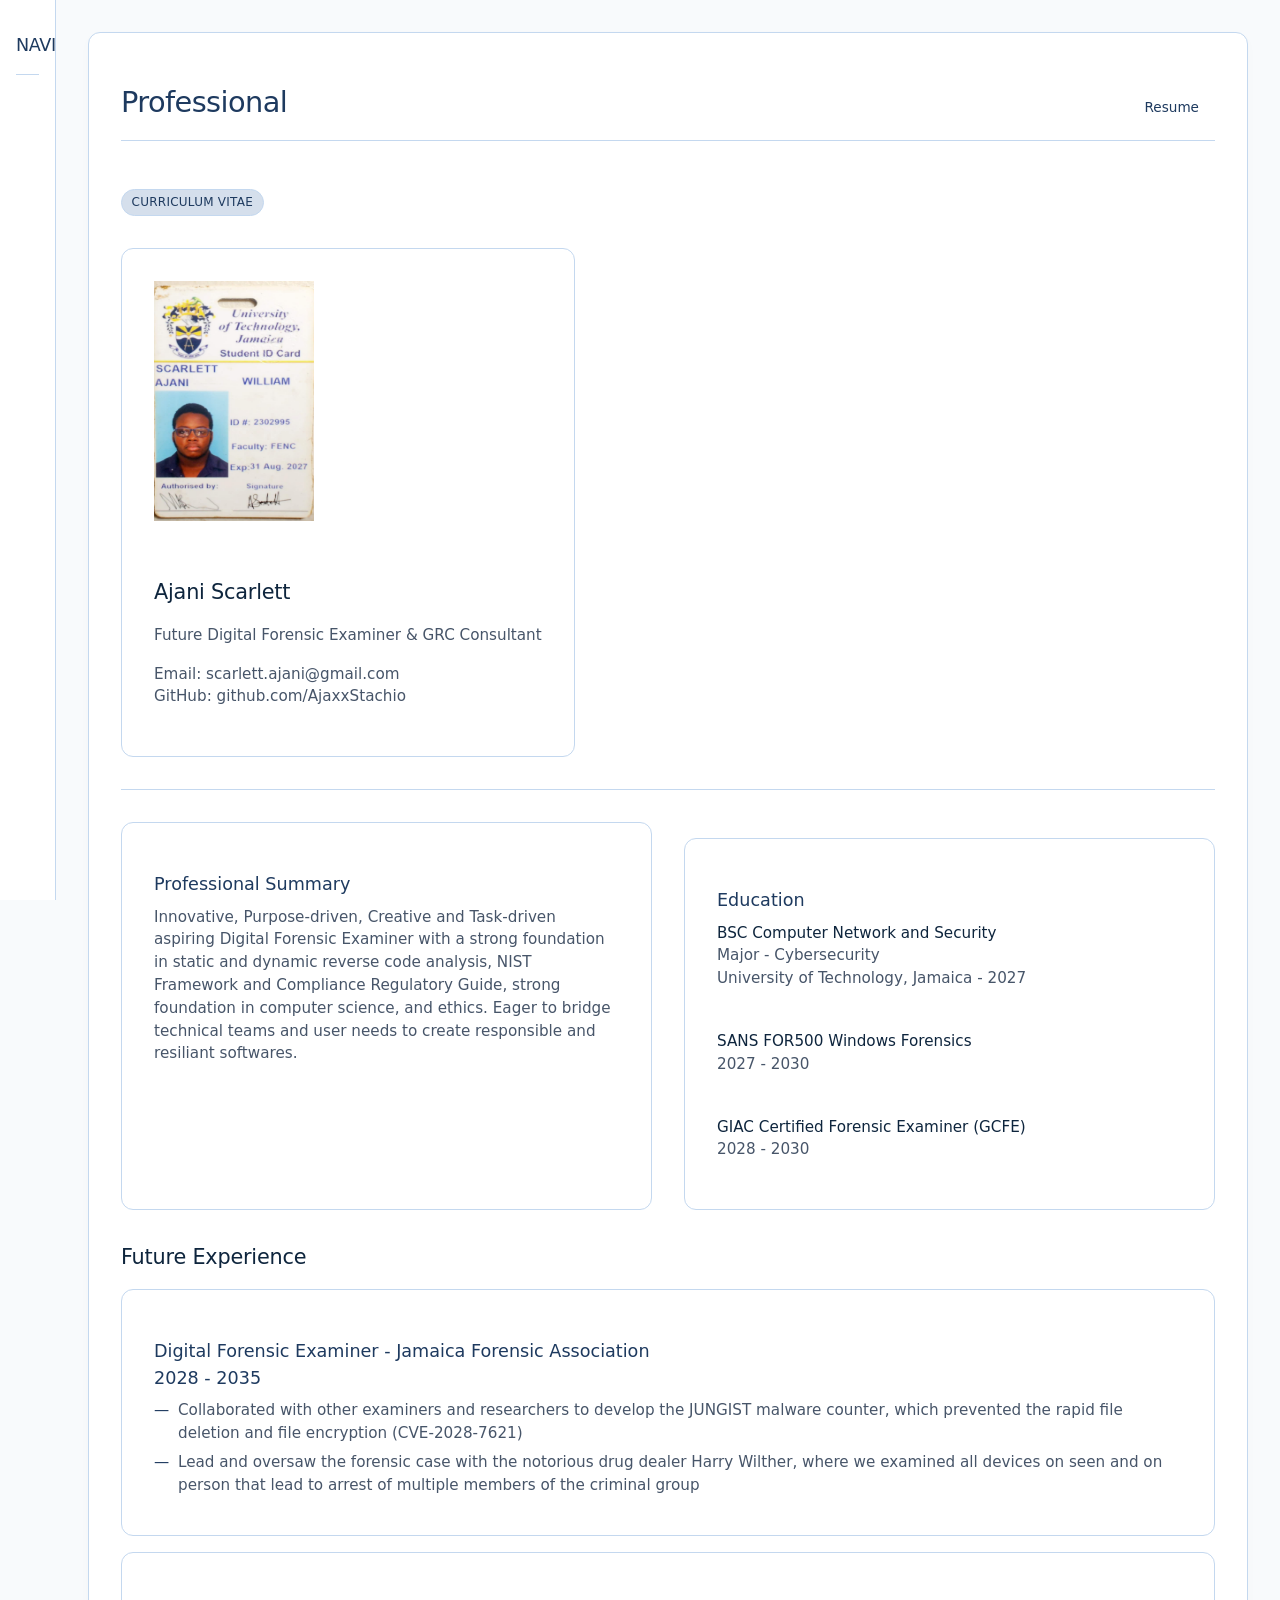
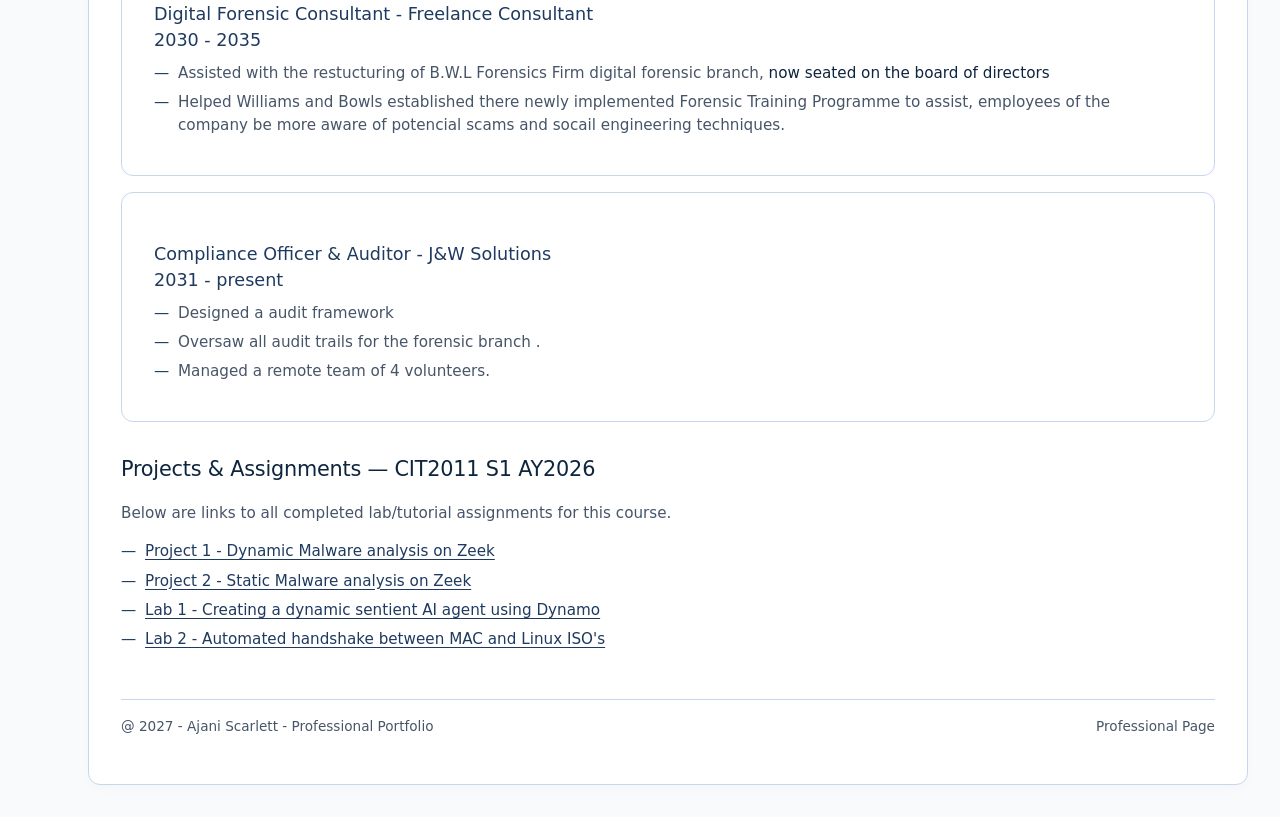
<file: index.html>
<!DOCTYPE html>
<html lang="en">
<head>
  <meta charset="UTF-8">
  <meta name="viewport" content="width=device-width, initial-scale=1.0">
  <title>Individual Assignment 1</title>
  <link rel="stylesheet" href="Style.css">
</head>
<body>
  <div class="layout">
    
    <aside class="sidebar">
      <div class="sidebar-brand">NAVIGATOR</div>
      <nav class="sidebar-nav">
        <a href="index.html" class="active">Professional</a>
        <a href="Personal-demo.html">Personality</a>
        <div class="navigator">
          <a href="#">Personal Development</a>
          <ul class="main-dropdown">
            <li class="drop-child">
              <a href="#">Reflections</a>
              <ul class="sub-dropdown">
                <li><a href="5-Laws-of-Gold.html">Five Laws of Gold</a></li>
                <li><a href="7-Cures.html">Seven Cures</a></li>
              </ul>
            </li>
          </ul>
        </div>
      </nav>
      <div class="sidebar-footer">@ 2027 - A.W.S</div>
    </aside>
    <main class="main">
      <article class="page">
        <header id="main-header">
          <h1>Professional</h1>
          <div class="meta"><span>Resume</span></div>
        </header>

        <span class="accent-badge">Curriculum Vitae</span>
        <section class="profile-head">
         
          <div class="card">
            <div class="id-pic">
              <img src="ID.jpeg" alt="School ID">
            </div><br>
            <span>
            <h2>Ajani Scarlett</h2>
            <p>Future Digital Forensic Examiner & GRC Consultant</p>
            <p>Email: scarlett.ajani@gmail.com <br> GitHub: github.com/AjaxxStachio</p>
          </span>
          </div>
          
        </section>
        
        <div class="grid">
          <div class="card">
            <h3>Professional Summary</h3>
            <p>Innovative, Purpose-driven, Creative and Task-driven aspiring Digital Forensic Examiner with a strong foundation in static and dynamic reverse code analysis, NIST Framework and Compliance Regulatory Guide, strong foundation in computer science, and ethics. Eager to bridge technical teams and user needs to create responsible and resiliant softwares.</p>
          </div>
          <div class="card">
            <h3>Education</h3>
                <p><strong>BSC Computer Network and Security</strong><br>Major - Cybersecurity <br>University of Technology, Jamaica - 2027</p><br>
                <p><strong>SANS FOR500 Windows Forensics</strong><br>2027 - 2030</p><br>
                <p><strong>GIAC Certified Forensic Examiner (GCFE)</strong><br>2028 - 2030</p>
          </div>
        </div>

        <h2>Future Experience</h2>
        <div class="card">
          <h3>Digital Forensic Examiner - Jamaica Forensic Association <br>2028 - 2035</h3>
              <ul>
                  <li>Collaborated with other examiners and researchers to develop the JUNGIST malware counter, which prevented the rapid file deletion and file encryption (CVE-2028-7621)</li>
                  <li>Lead and oversaw the forensic case with the notorious drug dealer Harry Wilther, where we examined all devices on seen and on person that lead to arrest of multiple members of the criminal group</li>
              </ul>
        </div>
        <div class="card">
          <h3>Digital Forensic Consultant - Freelance Consultant<br>2030 - 2035</h3>
                <ul>
                    <li>Assisted with the restucturing of B.W.L Forensics Firm digital forensic branch, <strong>now seated on the board of directors</strong> </li>
                    <li>Helped Williams and Bowls established there newly implemented Forensic Training Programme to assist, employees of the company be more aware of potencial scams and socail engineering techniques. </li>
                </ul>
        </div>
        <div class="card">
          <h3>Compliance Officer & Auditor - J&W Solutions<br> 2031 - present</h3>
          <ul>
            <li>Designed a audit framework</li>
            <li>Oversaw all audit trails for the forensic branch .</li>
            <li>Managed a remote team of 4 volunteers.</li>
          </ul>
        </div>

        <h2>Projects & Assignments — CIT2011 S1 AY2026</h2>
        <p>Below are links to all completed lab/tutorial assignments for this course.</p>
        <ul>
            <li><a href="#" target="_blank">Project 1 - Dynamic Malware analysis on Zeek</a></li> 
            <li><a href="#" target="_blank">Project 2 - Static Malware analysis on Zeek</a></li> 
            <li><a href="#" target="_blank">Lab 1 - Creating a dynamic sentient AI agent using Dynamo</a></li>
            <li><a href="#" target="_blank">Lab 2 - Automated handshake between MAC and Linux ISO's</a></li>
        </ul>

        <footer class="page-footer">
          <span>@ 2027 - Ajani Scarlett - Professional Portfolio</span>
          <span>Professional Page</span>
        </footer>
      </article>
    </main>
  </div>
</body>
</html>
</file>
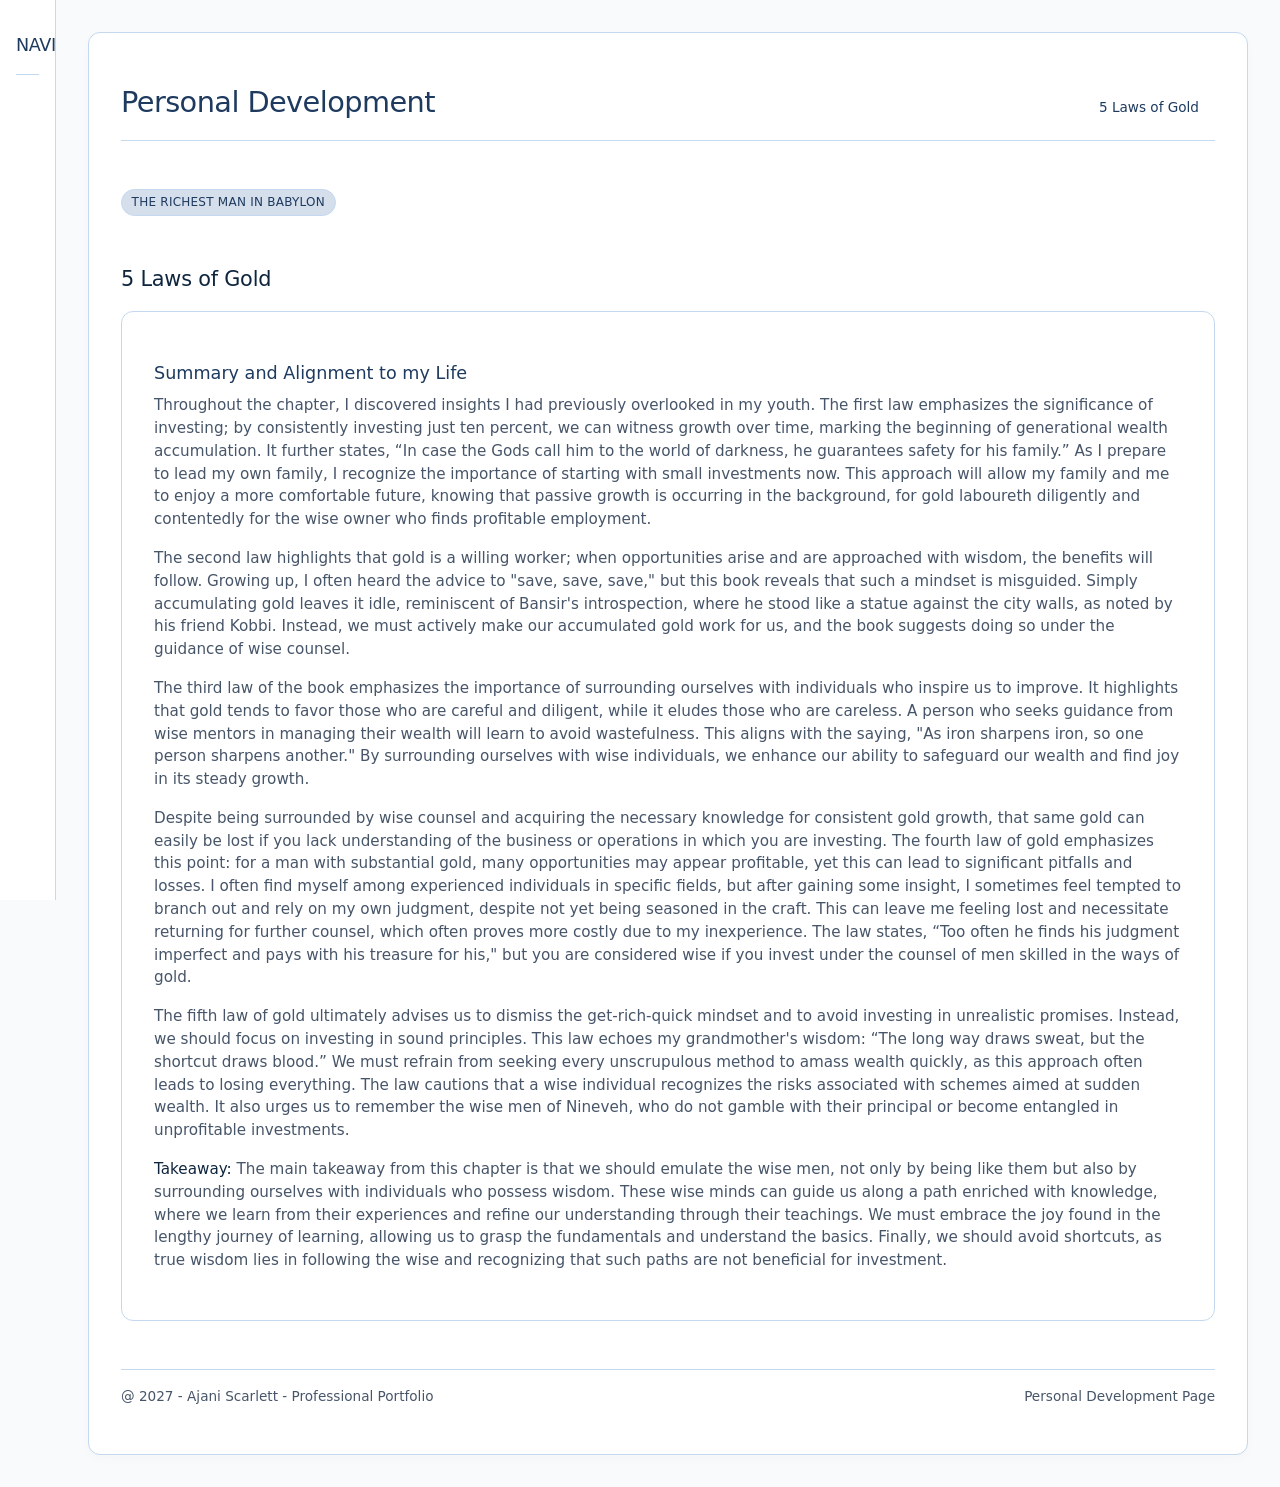
<file: 5-Laws-of-Gold.html>
<!DOCTYPE html>
<html lang="en">
<head>
  <meta charset="UTF-8">
  <meta name="viewport" content="width=device-width, initial-scale=1.0">
  <title>Individual Assignment 1</title>
  <link rel="stylesheet" href="Style.css">
</head>
<body>
  <div class="layout">

    <aside class="sidebar">
      <div class="sidebar-brand">NAVIGATOR</div>
      <nav class="sidebar-nav">
        <a href="index.html">Professional</a>
        <a href="Personal-demo.html">Personality</a>
        <div class="navigator">
          <a href="#" class="active">Personal Development</a>
          <ul class="main-dropdown">
            <li class="drop-child">
              <a href="#">Reflections</a>
              <ul class="sub-dropdown">
                <li><a href="5-Laws-of-Gold.html">Five Laws of Gold</a></li>
                <li><a href="7-Cures.html">Seven Cures</a></li>
              </ul>
            </li>
          </ul>
        </div>
      </nav>
      <div class="sidebar-footer">@ 2027 - A.W.S</div>
    </aside>

    <main class="main">
      <article class="page">
        <header id="main-header">
          <h1>Personal Development</h1>
          <div class="meta"><span>5 Laws of Gold</span></div>
        </header>

        <span class="accent-badge">The Richest man in Babylon</span>

        <h2>5 Laws of Gold</h2>
        <div class="card">
          <h3>Summary and Alignment to my Life</h3>
          <p><strong></strong>Throughout the chapter, I discovered insights I had previously overlooked in my youth. The first law emphasizes the significance of investing; by consistently investing just ten percent, we can witness growth over time, marking the beginning of generational wealth accumulation. It further states, “In case the Gods call him to the world of darkness, he guarantees safety for his family.” As I prepare to lead my own family, I recognize the importance of starting with small investments now. This approach will allow my family and me to enjoy a more comfortable future, knowing that passive growth is occurring in the background, for gold laboureth diligently and contentedly for the wise owner who finds profitable employment.</p>
          <p><strong></strong>The second law highlights that gold is a willing worker; when opportunities arise and are approached with wisdom, the benefits will follow. Growing up, I often heard the advice to "save, save, save," but this book reveals that such a mindset is misguided. Simply accumulating gold leaves it idle, reminiscent of Bansir's introspection, where he stood like a statue against the city walls, as noted by his friend Kobbi. Instead, we must actively make our accumulated gold work for us, and the book suggests doing so under the guidance of wise counsel.</p>
          <p><strong></strong>The third law of the book emphasizes the importance of surrounding ourselves with individuals who inspire us to improve. It highlights that gold tends to favor those who are careful and diligent, while it eludes those who are careless. A person who seeks guidance from wise mentors in managing their wealth will learn to avoid wastefulness. This aligns with the saying, "As iron sharpens iron, so one person sharpens another." By surrounding ourselves with wise individuals, we enhance our ability to safeguard our wealth and find joy in its steady growth.</p>
          <p><strong></strong>Despite being surrounded by wise counsel and acquiring the necessary knowledge for consistent gold growth, that same gold can easily be lost if you lack understanding of the business or operations in which you are investing. The fourth law of gold emphasizes this point: for a man with substantial gold, many opportunities may appear profitable, yet this can lead to significant pitfalls and losses. I often find myself among experienced individuals in specific fields, but after gaining some insight, I sometimes feel tempted to branch out and rely on my own judgment, despite not yet being seasoned in the craft. This can leave me feeling lost and necessitate returning for further counsel, which often proves more costly due to my inexperience. The law states, “Too often he finds his judgment imperfect and pays with his treasure for his," but you are considered wise if you invest under the counsel of men skilled in the ways of gold.</p>
          <p><strong></strong>The fifth law of gold ultimately advises us to dismiss the get-rich-quick mindset and to avoid investing in unrealistic promises. Instead, we should focus on investing in sound principles. This law echoes my grandmother's wisdom: “The long way draws sweat, but the shortcut draws blood.” We must refrain from seeking every unscrupulous method to amass wealth quickly, as this approach often leads to losing everything. The law cautions that a wise individual recognizes the risks associated with schemes aimed at sudden wealth. It also urges us to remember the wise men of Nineveh, who do not gamble with their principal or become entangled in unprofitable investments.</p>
          <p><strong>Takeaway:</strong> The main takeaway from this chapter is that we should emulate the wise men, not only by being like them but also by surrounding ourselves with individuals who possess wisdom. These wise minds can guide us along a path enriched with knowledge, where we learn from their experiences and refine our understanding through their teachings. We must embrace the joy found in the lengthy journey of learning, allowing us to grasp the fundamentals and understand the basics. Finally, we should avoid shortcuts, as true wisdom lies in following the wise and recognizing that such paths are not beneficial for investment.</p>
        </div>

        <footer class="page-footer">
          <span>@ 2027 - Ajani Scarlett - Professional Portfolio</span>
          <span>Personal Development Page</span>
        </footer>
      </article>
    </main>
  </div>
</body>
</html>
</file>
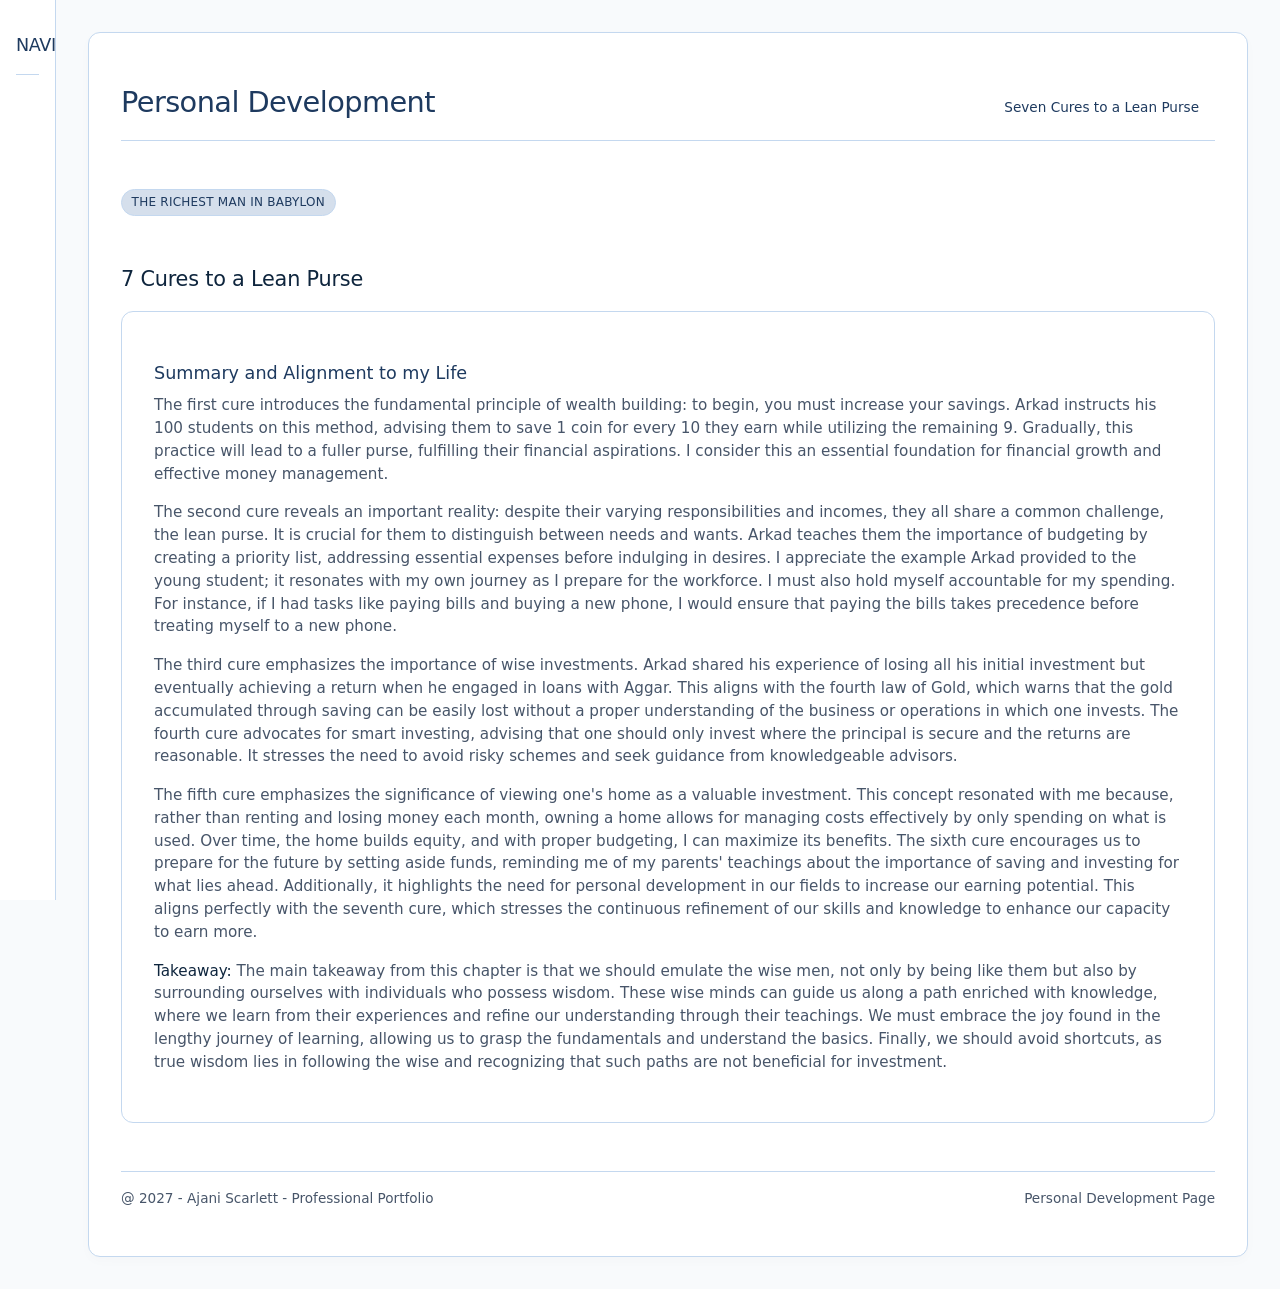
<file: 7-Cures.html>
<!DOCTYPE html>
<html lang="en">
<head>
  <meta charset="UTF-8">
  <meta name="viewport" content="width=device-width, initial-scale=1.0">
  <title>Individual Assignment 1</title>
  <link rel="stylesheet" href="Style.css">
</head>
<body>
  <div class="layout">

    <aside class="sidebar">
      <div class="sidebar-brand">NAVIGATOR</div>
      <nav class="sidebar-nav">
        <a href="index.html">Professional</a>
        <a href="Personal-demo.html">Personality</a>
        <div class="navigator">
          <a href="#" class="active">Personal Development</a>
          <ul class="main-dropdown">
            <li class="drop-child">
              <a href="#">Reflections</a>
              <ul class="sub-dropdown">
                <li><a href="5-Laws-of-Gold.html">Five Laws of Gold</a></li>
                <li><a href="7-Cures.html">Seven Cures</a></li>
              </ul>
            </li>
          </ul>
        </div>
      </nav>
      <div class="sidebar-footer">@ 2027 - A.W.S</div>
    </aside>

    <main class="main">
      <article class="page">
        <header id="main-header">
          <h1>Personal Development</h1>
          <div class="meta"><span>Seven Cures to a Lean Purse</span></div>
        </header>

        <span class="accent-badge">The Richest man in Babylon</span>

        <h2>7 Cures to a Lean Purse</h2>
        <div class="card">
          <h3>Summary and Alignment to my Life</h3>
          <p>The first cure introduces the fundamental principle of wealth building: to begin, you must increase your savings. Arkad instructs his 100 students on this method, advising them to save 1 coin for every 10 they earn while utilizing the remaining 9. Gradually, this practice will lead to a fuller purse, fulfilling their financial aspirations. I consider this an essential foundation for financial growth and effective money management.</p>
          <p>The second cure reveals an important reality: despite their varying responsibilities and incomes, they all share a common challenge, the lean purse. It is crucial for them to distinguish between needs and wants. Arkad teaches them the importance of budgeting by creating a priority list, addressing essential expenses before indulging in desires. I appreciate the example Arkad provided to the young student; it resonates with my own journey as I prepare for the workforce. I must also hold myself accountable for my spending. For instance, if I had tasks like paying bills and buying a new phone, I would ensure that paying the bills takes precedence before treating myself to a new phone.</p>
          <p>The third cure emphasizes the importance of wise investments. Arkad shared his experience of losing all his initial investment but eventually achieving a return when he engaged in loans with Aggar. This aligns with the fourth law of Gold, which warns that the gold accumulated through saving can be easily lost without a proper understanding of the business or operations in which one invests. The fourth cure advocates for smart investing, advising that one should only invest where the principal is secure and the returns are reasonable. It stresses the need to avoid risky schemes and seek guidance from knowledgeable advisors.</p>
          <p>The fifth cure emphasizes the significance of viewing one's home as a valuable investment. This concept resonated with me because, rather than renting and losing money each month, owning a home allows for managing costs effectively by only spending on what is used. Over time, the home builds equity, and with proper budgeting, I can maximize its benefits. The sixth cure encourages us to prepare for the future by setting aside funds, reminding me of my parents' teachings about the importance of saving and investing for what lies ahead. Additionally, it highlights the need for personal development in our fields to increase our earning potential. This aligns perfectly with the seventh cure, which stresses the continuous refinement of our skills and knowledge to enhance our capacity to earn more.</p>
          <p><strong>Takeaway:</strong> The main takeaway from this chapter is that we should emulate the wise men, not only by being like them but also by surrounding ourselves with individuals who possess wisdom. These wise minds can guide us along a path enriched with knowledge, where we learn from their experiences and refine our understanding through their teachings. We must embrace the joy found in the lengthy journey of learning, allowing us to grasp the fundamentals and understand the basics. Finally, we should avoid shortcuts, as true wisdom lies in following the wise and recognizing that such paths are not beneficial for investment.</p>
        </div>

        <footer class="page-footer">
          <span>@ 2027 - Ajani Scarlett - Professional Portfolio</span>
          <span>Personal Development Page</span>
        </footer>
      </article>
    </main>
  </div>
</body>
</html>
</file>
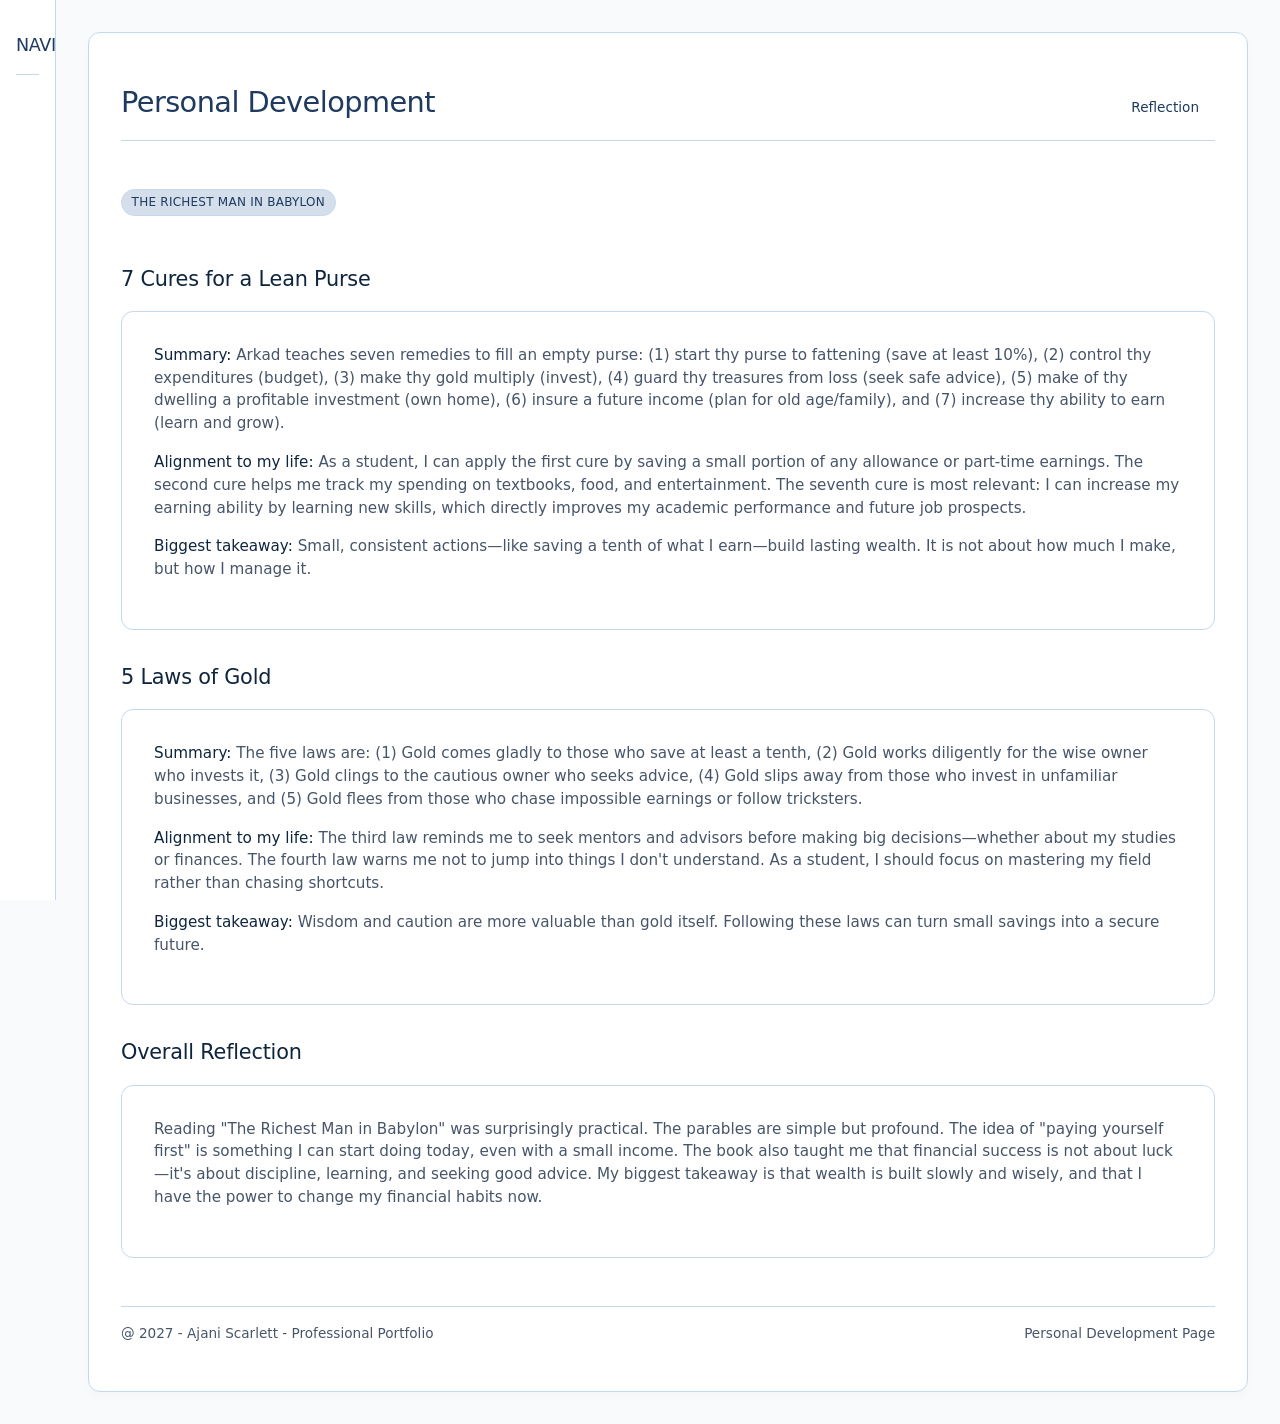
<file: develop.html>
<!DOCTYPE html>
<html lang="en">
<head>
  <meta charset="UTF-8">
  <meta name="viewport" content="width=device-width, initial-scale=1.0">
  <title>Individual Assignment 1</title>
  <link rel="stylesheet" href="Style.css">
</head>
<body>
  <div class="layout">

    <aside class="sidebar">
      <div class="sidebar-brand">NAVIGATOR</div>
      <nav class="sidebar-nav">
        <a href="index.html">Professional</a>
        <a href="Personal-demo.html">Personality</a>
        <div class="navigator">
          <a href="#" class="active">Personal Development</a>
          <ul class="main-dropdown">
            <li class="drop-child">
              <a href="#">Reflections</a>
              <ul class="sub-dropdown">
                <li><a href="5-Laws-of-Gold.html">Five Laws of Gold</a></li>
                <li><a href="7-Cures.html">Seven Cures</a></li>
              </ul>
            </li>
          </ul>
        </div>
      </nav>
      <div class="sidebar-footer">@ 2027 - A.W.S</div>
    </aside>
    <main class="main">
      <article class="page">
        <header id="main-header">
          <h1>Personal Development</h1>
          <div class="meta"><span>Reflection</span></div>
        </header>

        <span class="accent-badge">the richest man in babylon</span>

        <h2>7 Cures for a Lean Purse</h2>
        <div class="card">
          <p><strong>Summary:</strong> Arkad teaches seven remedies to fill an empty purse: (1) start thy purse to fattening (save at least 10%), (2) control thy expenditures (budget), (3) make thy gold multiply (invest), (4) guard thy treasures from loss (seek safe advice), (5) make of thy dwelling a profitable investment (own home), (6) insure a future income (plan for old age/family), and (7) increase thy ability to earn (learn and grow).</p>
          <p><strong>Alignment to my life:</strong> As a student, I can apply the first cure by saving a small portion of any allowance or part-time earnings. The second cure helps me track my spending on textbooks, food, and entertainment. The seventh cure is most relevant: I can increase my earning ability by learning new skills, which directly improves my academic performance and future job prospects.</p>
          <p><strong>Biggest takeaway:</strong> Small, consistent actions—like saving a tenth of what I earn—build lasting wealth. It is not about how much I make, but how I manage it.</p>
        </div>

        <h2>5 Laws of Gold</h2>
        <div class="card">
          <p><strong>Summary:</strong> The five laws are: (1) Gold comes gladly to those who save at least a tenth, (2) Gold works diligently for the wise owner who invests it, (3) Gold clings to the cautious owner who seeks advice, (4) Gold slips away from those who invest in unfamiliar businesses, and (5) Gold flees from those who chase impossible earnings or follow tricksters.</p>
          <p><strong>Alignment to my life:</strong> The third law reminds me to seek mentors and advisors before making big decisions—whether about my studies or finances. The fourth law warns me not to jump into things I don't understand. As a student, I should focus on mastering my field rather than chasing shortcuts.</p>
          <p><strong>Biggest takeaway:</strong> Wisdom and caution are more valuable than gold itself. Following these laws can turn small savings into a secure future.</p>
        </div>

        <h2>Overall Reflection</h2>
        <div class="card">
          <p>Reading "The Richest Man in Babylon" was surprisingly practical. The parables are simple but profound. The idea of "paying yourself first" is something I can start doing today, even with a small income. The book also taught me that financial success is not about luck—it's about discipline, learning, and seeking good advice. My biggest takeaway is that wealth is built slowly and wisely, and that I have the power to change my financial habits now.</p>
        </div>

        <footer class="page-footer">
          <span>@ 2027 - Ajani Scarlett - Professional Portfolio</span>
          <span>Personal Development Page</span>
        </footer>
      </article>
    </main>
  </div>
</body>
</html>
</file>
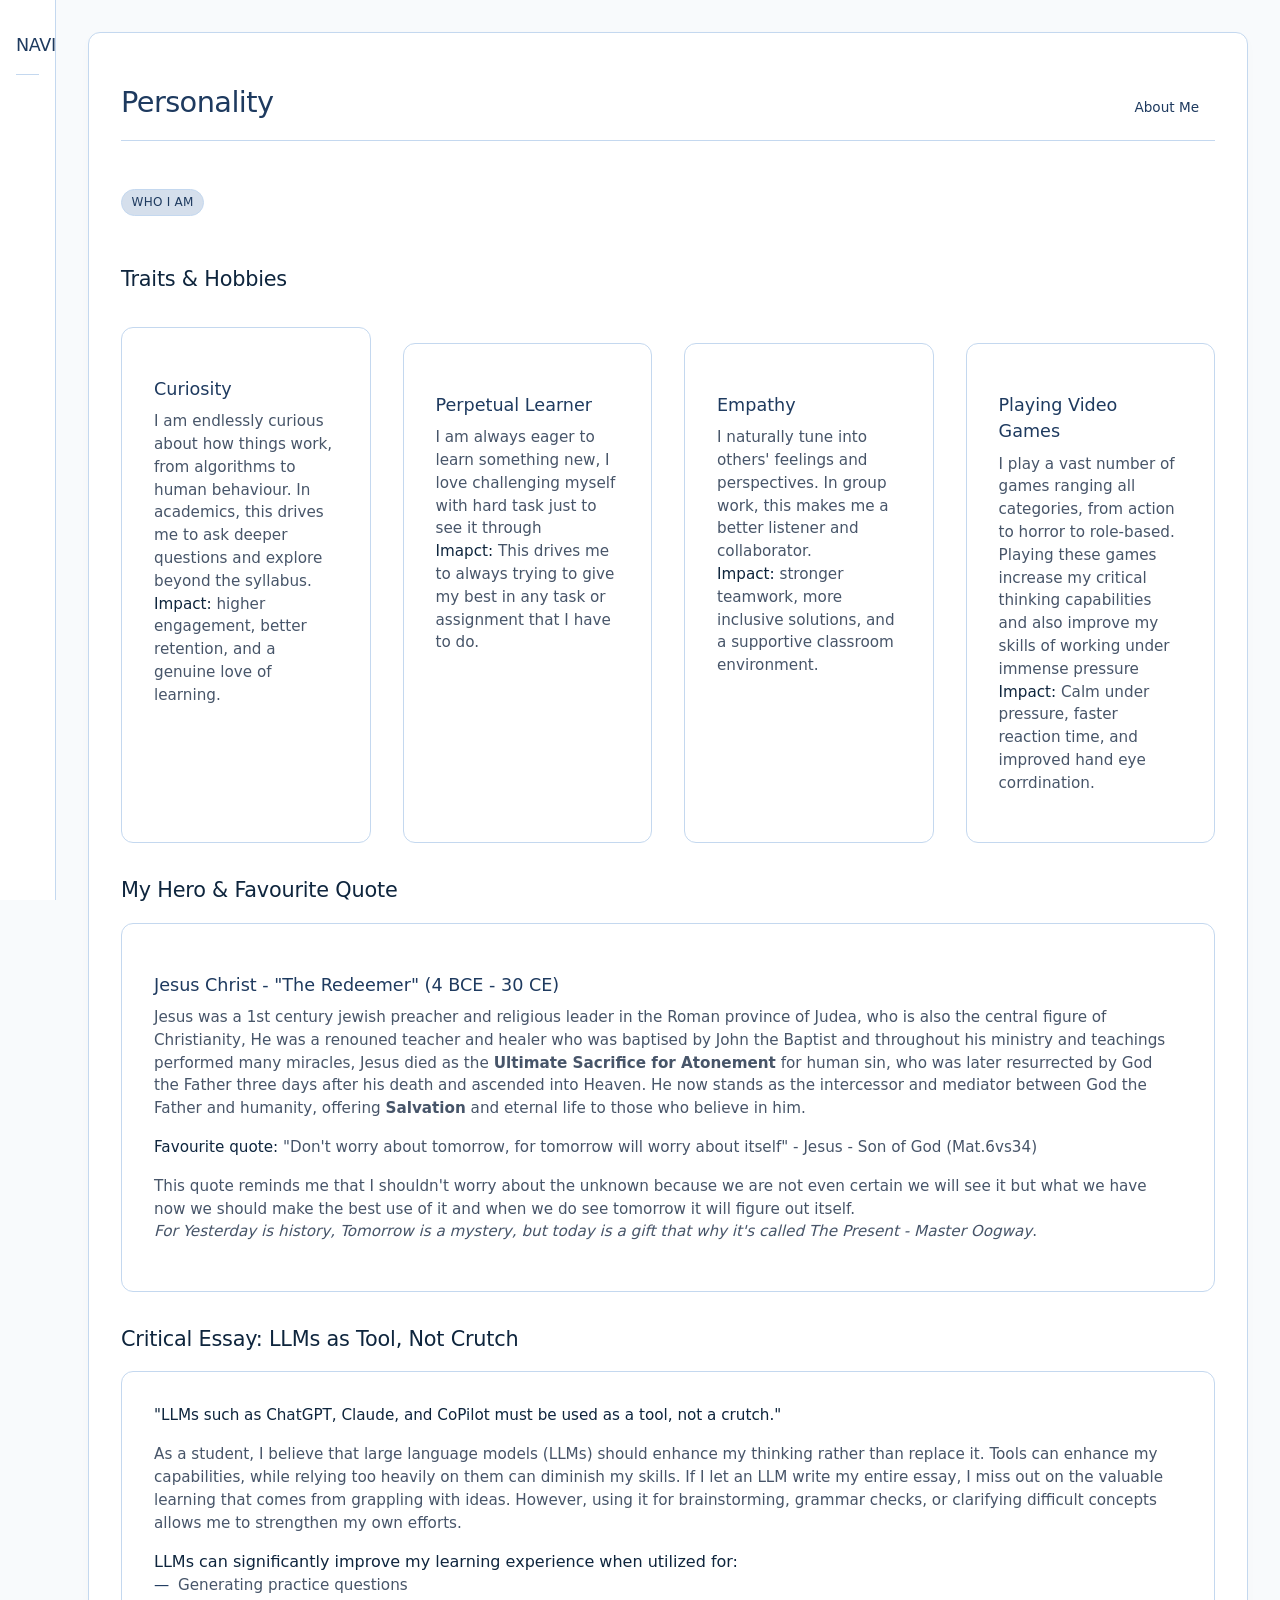
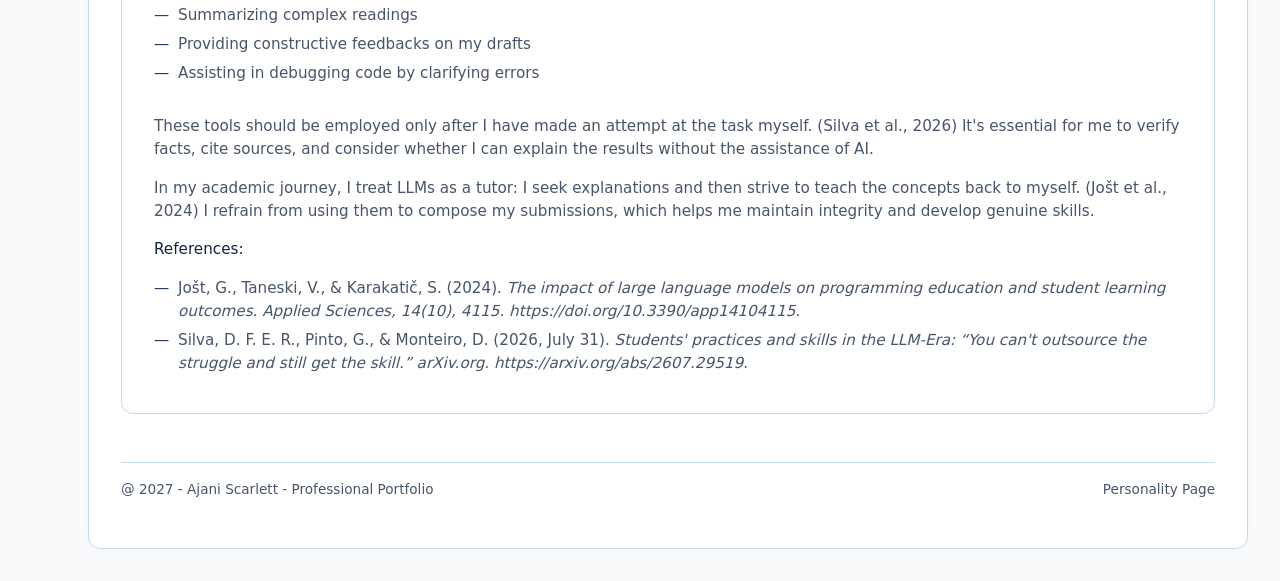
<file: Personal-demo.html>
<!DOCTYPE html>
<html lang="en">
<head>
  <meta charset="UTF-8">
  <meta name="viewport" content="width=device-width, initial-scale=1.0">
  <title>Individual Assignment 1</title>
  <link rel="stylesheet" href="Style.css">
</head>
<body>
  <div class="layout">

    <aside class="sidebar">
      <div class="sidebar-brand">NAVIGATOR</div>
      <nav class="sidebar-nav">
        <a href="index.html">Professional</a>
        <a href="Personal-demo.html" class="active">Personality</a>
        <div class="navigator">
          <a href="#">Personal Development</a>
          <ul class="main-dropdown">
            <li class="drop-child">
              <a href="#">Reflections</a>
              <ul class="sub-dropdown">
                <li><a href="5-Laws-of-Gold.html">Five Laws of Gold</a></li>
                <li><a href="7-Cures.html">Seven Cures</a></li>
              </ul>
            </li>
          </ul>
        </div>
      </nav>
      <div class="sidebar-footer">@ 2027 - A.W.S</div>
    </aside>

    <main class="main">
      <article class="page">
        <header id="main-header">
          <h1>Personality</h1>
          <div class="meta"><span>About Me</span></div>
        </header>

        <span class="accent-badge">who i am</span>

        <h2>Traits & Hobbies</h2>
        <div class="grid">
          <div class="card">
            <h3>Curiosity</h3>
            <p>I am endlessly curious about how things work, from algorithms to human behaviour. In academics, this drives me to ask deeper questions and explore beyond the syllabus. <br><strong>Impact:</strong> higher engagement, better retention, and a genuine love of learning.</p>
          </div>
          <div class="card">
            <h3>Perpetual Learner</h3>
            <p>I am always eager to learn something new, I love challenging myself with hard task just to see it through <br><strong>Imapct:</strong> This drives me to always trying to give my best in any task or assignment that I have to do.</p>
          </div>
          <div class="card">
            <h3>Empathy</h3>
            <p>I naturally tune into others' feelings and perspectives. In group work, this makes me a better listener and collaborator. <br><strong>Impact:</strong> stronger teamwork, more inclusive solutions, and a supportive classroom environment.</p>
          </div>
          <div class="card">
            <h3>Playing Video Games</h3>
            <p>I play a vast number of games ranging all categories, from action to horror to role-based. Playing these games increase my critical thinking capabilities and also improve my skills of working under immense pressure <br> <strong>Impact:</strong> Calm under pressure, faster reaction time, and improved hand eye corrdination.</p>
          </div>
        </div>

        <h2>My Hero & Favourite Quote</h2>
        <div class="card">
          <h3>Jesus Christ - "The Redeemer" (4 BCE - 30 CE)</h3>
          <p>Jesus was a 1st century jewish preacher and religious leader in the Roman province of Judea, who is also the central figure of Christianity, He was a renouned teacher and healer who was baptised by John the Baptist and throughout his ministry and teachings performed many miracles, Jesus died as the <b>Ultimate Sacrifice for Atonement</b> for human sin, who was later resurrected by God the Father three days after his death and ascended into Heaven. He now stands as the intercessor and mediator between God the Father and humanity, offering <b>Salvation</b> and eternal life to those who believe in him.</p>
          <p><strong>Favourite quote:</strong> "Don't worry about tomorrow, for tomorrow will worry about itself" - Jesus - Son of God (Mat.6vs34)</p>
          <p>This quote reminds me that I shouldn't worry about the unknown because we are not even certain we will see it but what we have now we should make the best use of it and when we do see tomorrow it will figure out itself. <br><em>For Yesterday is history, Tomorrow is a mystery, but today is a gift that why it's called The Present - Master Oogway</em>.</p>
        </div>

        <h2>Critical Essay: LLMs as Tool, Not Crutch</h2>
        <div class="card">
          <p><strong>"LLMs such as ChatGPT, Claude, and CoPilot must be used as a tool, not a crutch."</strong></p>
          <p>As a student, I believe that large language models (LLMs) should enhance my thinking rather than replace it. Tools can enhance my capabilities, while relying too heavily on them can diminish my skills. If I let an LLM write my entire essay, I miss out on the valuable learning that comes from grappling with ideas. However, using it for brainstorming, grammar checks, or clarifying difficult concepts allows me to strengthen my own efforts.</p>
          <ul> LLMs can significantly improve my learning experience when utilized for:
              <li 1.>Generating practice questions</li>
              <li>Summarizing complex readings</li>
              <li>Providing constructive feedbacks on my drafts</li>
              <li>Assisting in debugging code by clarifying errors</li>
          </ul><br>
          <p>These tools should be employed only after I have made an attempt at the task myself. (Silva et al., 2026) It's essential for me to verify facts, cite sources, and consider whether I can explain the results without the assistance of AI.</p>
          <p>In my academic journey, I treat LLMs as a tutor: I seek explanations and then strive to teach the concepts back to myself. (Jošt et al., 2024) I refrain from using them to compose my submissions, which helps me maintain integrity and develop genuine skills.</p>
          <p><strong>References:</strong></p>
          <ul>
            <li>Jošt, G., Taneski, V., & Karakatič, S. (2024). <em>The impact of large language models on programming education and student learning outcomes. Applied Sciences, 14(10), 4115. https://doi.org/10.3390/app14104115.</em> </li>
            <li>Silva, D. F. E. R., Pinto, G., & Monteiro, D. (2026, July 31). <em>Students' practices and skills in the LLM-Era: “You can't outsource the struggle and still get the skill.” arXiv.org. https://arxiv.org/abs/2607.29519</em>.</li>
          </ul>
        </div>

        <footer class="page-footer">
          <span>@ 2027 - Ajani Scarlett - Professional Portfolio</span>
          <span>Personality Page</span>
        </footer>
      </article>
    </main>
  </div>
</body>
</html>
</file>
<file: Style.css>
:root {
    /* My custom list*/
  /* Colour palette */
  --bg: #f8fafc;
  --surface: #ffffff;
  --text-primary: #0e253d;
  --text-secondary: #475569;
  --accent: #1e3a5f;
  --accent-soft: #d5dfec;
  --accent-hover: #1b354d;
  --border-light: #c4d8ef;

  /* Shadows */
  --shadow-sm: 0 4px 12px rgba(0, 0, 0, 0.02);
  --shadow-md: 0 8px 20px rgba(0, 0, 0, 0.04);
  --shadow-lg: 0 16px 24px rgba(0, 0, 0, 0.12);

  /* Typography */
  --font-main: 'Inter', system-ui, -apple-system, 'Segoe UI', Roboto, Helvetica, Arial, sans-serif;
  --font-mono: 'SF Mono', 'Fira Code', ui-monospace, monospace;

  /* Sizing */
  --sidebar-width: 15rem;
  --max-width: 75rem;

  /* Spacing */
  --space-xs: 0.5rem;
  --space-sm: 1rem;
  --space-md: 2rem;
  --space-lg: 3rem;

  /* other things */
  --radius: 0.75rem;
  --radius-sm: 0.375rem;
  --radius-pill: 2.5rem;
  --ease: 0.2s ease;
  --ease-slow: 0.35s ease;
  --dd-duration: 0.3s; /*dropdown duration*/
  --sub-duration: 0.35s;/*sub-navigator duration*/
  --dd-max-h: 20rem;/* dropdown maximum height*/
  --sub-max-h: 12rem;/* sub-navigator maximum height*/
}

* {
  margin: 0;
  padding: 0;
  box-sizing: border-box;
}

html {
  font-size: 16px;
}

body {
  background-color: var(--bg);
  color: var(--text-primary);
  font-family: var(--font-main);
  font-weight: 400;
  line-height: 1.5;
  min-height: 100vh;
}


.layout {
  display: flex;
  min-height: 100vh;
}
.profile-head{
    display: flex;
    align-items: left;
    gap: var(--space-md);
    margin: var(--space-sm) 0;
    padding-bottom:var(--space-md) ;
    border-bottom: 1px solid var(--border-light);
}

.id-pic{
    flex-shrink: 0;
    width: 10rem;
    height: 15rem;
    border-radius: 5%;
}
.id-pic img{
    width: 100%;
    height: 100%;
    object-fit: fill;
}

/* sidebar*/

.sidebar {
  position: fixed;
  top: 0;
  left: 0;
  width: 3.5rem;
  height: 100vh;
  background-color: var(--surface);
  border-right: 1px solid var(--border-light);
  padding: var(--space-md) var(--space-sm);
  display: flex;
  flex-direction: column;
  gap: var(--space-md);
  overflow-y: auto;
  z-index: 100;
  transition: width 0.35s ease;
}

.sidebar:hover{
    width: var(--sidebar-width);
}

.sidebar-brand {
  font-size: 1.1rem;
  font-weight: 500;
  letter-spacing: -0.02em;
  color: var(--accent);
  padding-bottom: var(--space-sm);
  border-bottom: 1px solid var(--border-light);
  animation: pulse 10s infinite ;
}
@keyframes pulse {
    0%, 100%{
        opacity: 1;
        transform: scale(1);
        text-shadow: #0f2034;
    }
    50%{
        opacity: .7;
        transform: scale(1.05);
        text-shadow: #091725;
    }
}

.sidebar-nav {
  display: flex;
  flex-direction: column;
  gap: 0.25rem;
  opacity: 0;
  transition: opacity 0.39s ease, transform 0.3s ease;
}

.sidebar:hover .sidebar-nav{
    opacity: 1;
    pointer-events: auto;
}
.sidebar-nav a {
  display: block;
  padding: 0.6rem 0.85rem;
  color: var(--text-secondary);
  text-decoration: none;
  font-size: 0.9rem;
  font-weight: 400;
  border-radius: var(--radius-sm);
  transition: background-color 0.2s, color 0.2s;
}

.sidebar-nav a:hover {
  background-color: var(--accent-soft);
  color: var(--accent);
}

.sidebar-nav a.active {
  background-color: var(--accent);
  color: #ffffff;
  font-weight: 500;
}

.sidebar-footer {
  margin-top: auto;
  display: none;
  font-size: 0.75rem;
  color: var(--text-secondary);
  padding-top: var(--space-sm);
  border-top: 1px solid var(--border-light);
}
.sidebar:hover .sidebar-footer{
    opacity: 1;
    transform: translateX(0);
    display: block;
    white-space: nowrap;
}

.main {
  margin-left:3.5rem;
  flex: 1;
  padding: var(--space-md);
  display: flex;
  justify-content: center;
  transition: margin-left 0.32s ease;
}

.page {
  max-width: var(--max-width);
  width: 100%;
  background-color: var(--surface);
  border-radius: var(--radius);
  box-shadow: var(--shadow-sm);
  border: 1px solid var(--border-light);
  padding: var(--space-lg) var(--space-md);
}

#main-header {
  margin-bottom: var(--space-lg);
  border-bottom: 1px solid var(--border-light);
  padding-bottom: var(--space-sm);
  display: flex;
  flex-wrap: wrap;
  align-items: baseline;
  justify-content: space-between;
  gap: var(--space-sm);
}

#main-header h1 {
  font-size: 1.8rem;
  font-weight: 500;
  letter-spacing: -0.02em;
  color: var(--accent);
}

h2 {
  font-size: 1.3rem;
  font-weight: 500;
  letter-spacing: -0.01em;
  color: var(--text-primary);
  margin: var(--space-md) 0 var(--space-sm) 0;
}

h3 {
  font-size: 1.1rem;
  font-weight: 500;
  color: var(--accent);
  margin: var(--space-sm) 0 0.5rem 0;
}

p {
  color: var(--text-secondary);
  margin-bottom: var(--space-sm);
  font-size: 0.95rem;
}

strong {
  color: var(--text-primary);
  font-weight: 500;
}

em {
  color: var(--text-secondary);
}

ul {
  list-style-type: none;
}

ul li {
  color: var(--text-secondary);
  padding-left: 1.5rem;
  position: relative;
  margin-bottom: 0.4rem;
  font-size: 0.95rem;
}

ul li::before {
  content: "—";
  position: absolute;
  left: 0;
  color: var(--accent);
  font-weight: 300;
}

.grid {
    display: grid;
    grid-template-columns: repeat(auto-fit, minmax(15rem, 1fr));
    gap: var(--space-md);
    margin: var(--space-md) 0;
}

.card {
    background-color: var(--surface);
    border: 1px solid var(--border-light);
    border-radius: var(--radius);
    padding: var(--space-md);
    transition: border-color 0.2s, box-shadow 0.2s;
}

.card:hover {
  border-color: var(--accent-soft);
  box-shadow: var(--shadow-md);
}

.card + .card {
  margin-top: var(--space-sm);
}

/*Button Design */
.accent-badge {
  display: inline-block;
  background-color: var(--accent-soft);
  color: var(--accent);
  font-size: 0.75rem;
  font-weight: 500;
  letter-spacing: 0.02em;
  text-transform: uppercase;
  padding: 0.2rem 0.6rem;
  border-radius: var(--radius-pill);
  margin-bottom: var(--space-sm);
  border: 1px solid var(--border-light);
}

.btn {
  display: inline-block;
  background-color: var(--accent);
  color: #ffffff;
  font-weight: 500;
  font-size: 0.9rem;
  padding: 0.6rem 1.2rem;
  border-radius: var(--radius-pill);
  text-decoration: none;
  border: none;
  cursor: pointer;
  transition: background-color 0.2s;
  letter-spacing: 0.01em;
}

.btn:hover {
  background-color: var(--accent-hover);
}

a[target="_blank"] {
  color: var(--accent);
  text-decoration: underline;
  text-underline-offset: 0.1875rem;
  font-weight: 500;
}

a[target="_blank"]:hover {
  text-decoration-thickness: 0.125rem;
}

.meta > span {
  font-size: 0.85rem;
  color: var(--text-secondary);
  margin-right: var(--space-sm);
}

.meta > span:first-child {
  color: var(--accent);
  font-weight: 500;
}

code {
  font-family: var(--font-mono);
  background-color: var(--accent-soft);
  color: var(--accent);
  padding: 0.2rem 0.4rem;
  border-radius: var(--radius-sm);
  font-size: 0.85rem;
}

/*Footer Setting*/
.page-footer {
  margin-top: var(--space-lg);
  padding-top: var(--space-sm);
  border-top: 1px solid var(--border-light);
  font-size: 0.85rem;
  color: var(--text-secondary);
  display: flex;
  justify-content: space-between;
  flex-wrap: wrap;
  gap: var(--space-xs);
}

.navigator {
  position: relative;
  display: inline-block;
  width: 100%;
}

.nav-trigger {
  display: block;
  width: 100%;
  padding: 0.85rem 1.25rem;
  background: var(--accent);
  color: #fff;
  font-family: var(--font-main);
  font-size: 1rem;
  font-weight: 500;
  letter-spacing: 0.01em;
  text-align: left;
  border: 1px solid var(--accent);
  border-radius: var(--radius);
  cursor: pointer;
  box-shadow: var(--shadow-sm);
  position: relative;
  z-index: 10;
  transition:
    background var(--ease),
    border-color var(--ease),
    border-radius var(--ease);
}

.navigator:hover .nav-trigger {
  background: var(--accent-hover);
  border-color: var(--accent-hover);
  border-radius: var(--radius) var(--radius) 0 0;
}

.nav-trigger::after {
  content: "^";
  font-size: 0.65rem;
  margin-left: 0.75rem;
  opacity: 0.7;
  display: inline-block;
  transition: transform var(--ease), opacity var(--ease);
}

.navigator:hover .nav-trigger::after {
  transform: rotate(180deg);
  opacity: 1;
}

.main-dropdown {
  position: absolute;
  top: 100%;
  left: 0;
  width: 100%;
  background: var(--surface);
  border: 1px solid var(--border-light);
  border-top: none;
  border-radius: 0 0 var(--radius) var(--radius);
  box-shadow: var(--shadow-lg);
  list-style: none;
  max-height: 0;
  opacity: 0;
  visibility: hidden;
  overflow: hidden;
  z-index: 9;
  transition:
    max-height var(--dd-duration) ease,
    opacity var(--ease),
    visibility var(--ease);
}

.navigator:hover .main-dropdown {
  max-height: var(--dd-max-h);
  opacity: 1;
  visibility: visible;
}

.main-dropdown > li {
  position: relative;
  border-bottom: 1px solid var(--border-light);
}

.main-dropdown > li:last-child {
  border-bottom: none;
}

.main-dropdown > li > a {
  display: block;
  padding: 0.75rem 1.25rem;
  color: var(--text-primary);
  text-decoration: none;
  font-weight: 500;
  font-size: 0.9rem;
  border-left: 4px solid transparent;
  transition:
    background var(--ease),
    padding-left var(--ease),
    border-color var(--ease),
    color var(--ease);
}

.main-dropdown > li > a:hover {
  background: var(--accent-soft);
  border-left-color: var(--accent);
  padding-left: 1.5rem;
  color: var(--accent);
}

.sub-dropdown {
  list-style: none;
  background: var(--bg);
  max-height: 0;
  opacity: 0;
  visibility: hidden;
  overflow: hidden;
  border-left: 3px solid var(--accent-soft);
  margin-left: 1rem;
  width: calc(100% - 1rem);
  border-radius: 0 0 var(--radius-sm) var(--radius-sm);
  transition:
    max-height var(--sub-duration) ease,
    opacity var(--ease),
    visibility var(--ease);
}

.main-dropdown > li:hover .sub-dropdown {
  max-height: var(--sub-max-h);
  opacity: 1;
  visibility: visible;
}

.sub-dropdown li a {
  display: block;
  padding: 0.6rem 1rem 0.6rem 1.75rem;
  color: var(--text-secondary);
  text-decoration: none;
  font-size: 0.85rem;
  background: var(--bg);
  border-left: 3px solid transparent;
  transition:
    background var(--ease),
    padding-left var(--ease),
    border-color var(--ease),
    color var(--ease);
}

.sub-dropdown li a:hover {
  background: var(--accent-soft);
  border-left-color: var(--accent);
  padding-left: 2rem;
  color: var(--accent);
}

.navigator ul li {
  padding-left: 0;
  margin-bottom: 0;
}

.navigator ul li::before {
  content: none;
}

/* arrow setting from parent above*/
.main-dropdown > li.drop-child > a::after {
  content: "^";
  float: right;
  font-size: 1.3rem;
  line-height: 1;
  color: var(--accent);
  opacity: 0.6;
  margin-top: 0.125rem;
  transform: rotate(90deg);
  transition: transform var(--ease), opacity var(--ease);
}

.main-dropdown > li.drop-child:hover > a::after {
  transform: rotate(270deg);
  opacity: 1;
}
/*Tablet Settings */
@media (max-width: 950px) {
  :root {
    --sidebar-width: 13rem;
  }

  .page {
    padding: var(--space-md) var(--space-sm);
  }

  #main-header h1 {
    font-size: 1.5rem;
  }
}

/* Phone Settings */
@media (max-width: 640px) {
  body {
    padding: 0;
  }

  .layout {
    flex-direction: column;
  }

  .sidebar {
    position: static;
    width: 100%;
    height: auto;
    border-right: none;
    border-bottom: 1px solid var(--border-light);
    padding: 0.6em 1rem;
    flex-direction: row;
    flex-wrap: wrap;
    align-items: center;
    gap: 0.75rem;
  }

  .sidebar-brand {
    padding-bottom: 0;
    border-bottom: none;
    font-size: 1rem;
  }

  .sidebar-nav {
    flex-direction: row;
    flex-wrap: wrap;
    gap: 0.25rem;
  }

  .sidebar-nav a {
    font-size: 0.8rem;
    padding: 0.4rem 0.7rem;
  }

  .sidebar-footer {
    display: none;
  }

  .main {
    margin-left: 0;
    padding: var(--space-sm);
  }

  .page {
    padding: var(--space-md) var(--space-sm);
  }

  #main-header {
    flex-direction: column;
    align-items: flex-start;
  }

  #main-header h1 {
    font-size: 1.4rem;
  }

  .grid {
    grid-template-columns: 1fr;
    gap: var(--space-sm);
  }

  .card {
    padding: var(--space-sm);
  }

  .meta > span {
    margin-right: var(--space-xs);
  }
}
</file>
